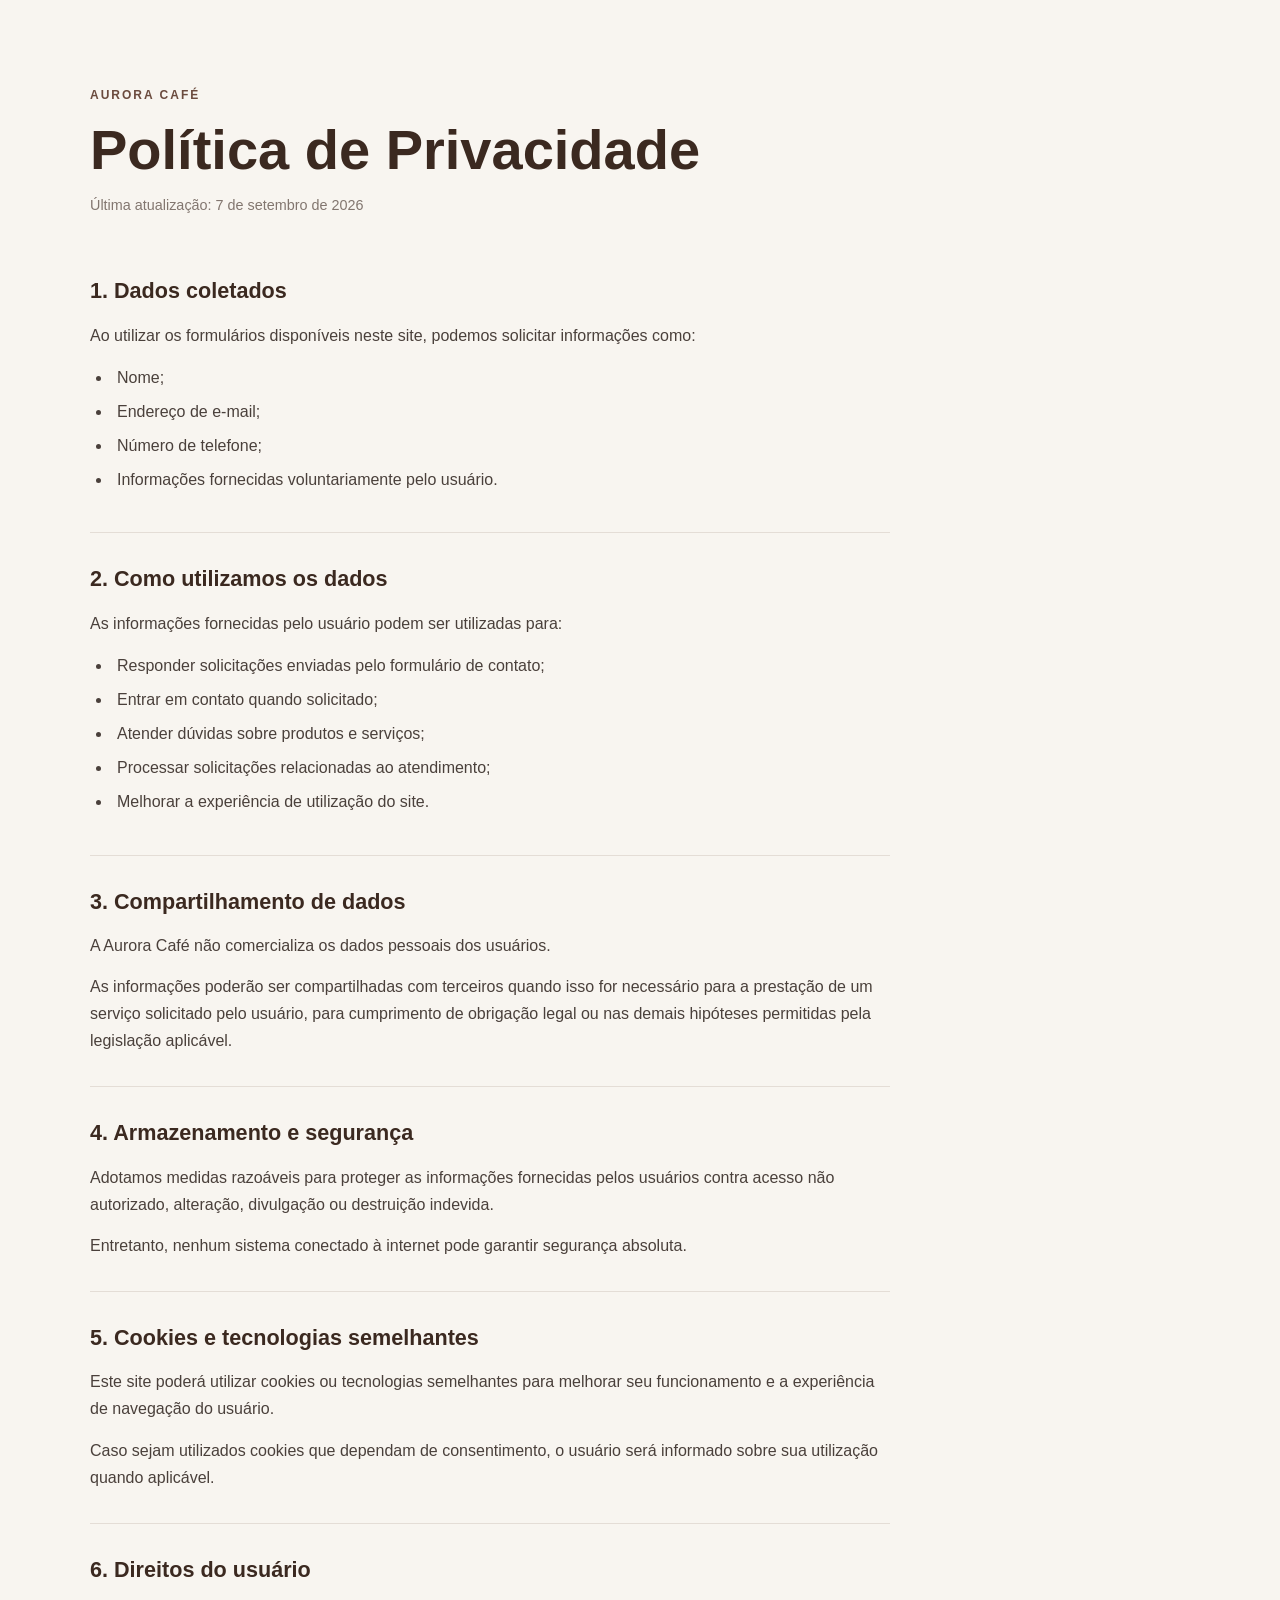
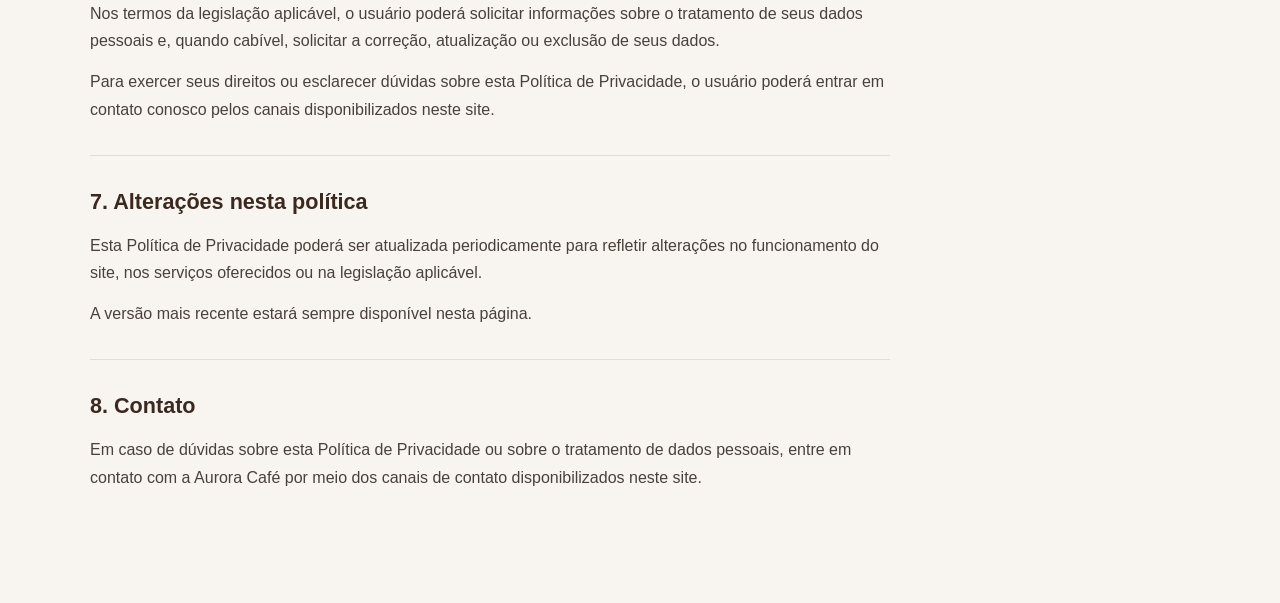
<file: Politicass-E-termos/html/Politicas.html>
<!DOCTYPE html>
<html lang="pt-BR">

<head>
    <meta charset="UTF-8">
    <meta name="viewport" content="width=device-width, initial-scale=1.0">

    <title>Política de Privacidade | Aurora Café</title>

    <link rel="stylesheet" href="../css/politica.css">
</head>

<body>

    

    <main>

        <section class="politica">
            <div class="container">

                <header class="politica-header">
                    <span class="categoria">AURORA CAFÉ</span>

                    <h1>Política de Privacidade</h1>

                    <p class="atualizacao">
                        Última atualização: 7 de setembro de 2026
                    </p>
                </header>

                <div class="politica-conteudo">

                    <section class="politica-secao">
                        <h2>1. Dados coletados</h2>

                        <p>
                            Ao utilizar os formulários disponíveis neste site,
                            podemos solicitar informações como:
                        </p>

                        <ul>
                            <li>Nome;</li>
                            <li>Endereço de e-mail;</li>
                            <li>Número de telefone;</li>
                            <li>Informações fornecidas voluntariamente pelo usuário.</li>
                        </ul>
                    </section>

                    <section class="politica-secao">
                        <h2>2. Como utilizamos os dados</h2>

                        <p>
                            As informações fornecidas pelo usuário podem ser
                            utilizadas para:
                        </p>

                        <ul>
                            <li>Responder solicitações enviadas pelo formulário de contato;</li>
                            <li>Entrar em contato quando solicitado;</li>
                            <li>Atender dúvidas sobre produtos e serviços;</li>
                            <li>Processar solicitações relacionadas ao atendimento;</li>
                            <li>Melhorar a experiência de utilização do site.</li>
                        </ul>
                    </section>

                    <section class="politica-secao">
                        <h2>3. Compartilhamento de dados</h2>

                        <p>
                            A Aurora Café não comercializa os dados pessoais
                            dos usuários.
                        </p>

                        <p>
                            As informações poderão ser compartilhadas com
                            terceiros quando isso for necessário para a
                            prestação de um serviço solicitado pelo usuário,
                            para cumprimento de obrigação legal ou nas demais
                            hipóteses permitidas pela legislação aplicável.
                        </p>
                    </section>

                    <section class="politica-secao">
                        <h2>4. Armazenamento e segurança</h2>

                        <p>
                            Adotamos medidas razoáveis para proteger as
                            informações fornecidas pelos usuários contra
                            acesso não autorizado, alteração, divulgação ou
                            destruição indevida.
                        </p>

                        <p>
                            Entretanto, nenhum sistema conectado à internet
                            pode garantir segurança absoluta.
                        </p>
                    </section>

                    <section class="politica-secao">
                        <h2>5. Cookies e tecnologias semelhantes</h2>

                        <p>
                            Este site poderá utilizar cookies ou tecnologias
                            semelhantes para melhorar seu funcionamento e a
                            experiência de navegação do usuário.
                        </p>

                        <p>
                            Caso sejam utilizados cookies que dependam de
                            consentimento, o usuário será informado sobre sua
                            utilização quando aplicável.
                        </p>
                    </section>

                    <section class="politica-secao">
                        <h2>6. Direitos do usuário</h2>

                        <p>
                            Nos termos da legislação aplicável, o usuário poderá
                            solicitar informações sobre o tratamento de seus
                            dados pessoais e, quando cabível, solicitar a
                            correção, atualização ou exclusão de seus dados.
                        </p>

                        <p>
                            Para exercer seus direitos ou esclarecer dúvidas
                            sobre esta Política de Privacidade, o usuário
                            poderá entrar em contato conosco pelos canais
                            disponibilizados neste site.
                        </p>
                    </section>

                    <section class="politica-secao">
                        <h2>7. Alterações nesta política</h2>

                        <p>
                            Esta Política de Privacidade poderá ser atualizada
                            periodicamente para refletir alterações no
                            funcionamento do site, nos serviços oferecidos ou
                            na legislação aplicável.
                        </p>

                        <p>
                            A versão mais recente estará sempre disponível
                            nesta página.
                        </p>
                    </section>

                    <section class="politica-secao">
                        <h2>8. Contato</h2>

                        <p>
                            Em caso de dúvidas sobre esta Política de
                            Privacidade ou sobre o tratamento de dados pessoais,
                            entre em contato com a Aurora Café por meio dos
                            canais de contato disponibilizados neste site.
                        </p>
                    </section>

                </div>

            </div>
        </section>

    </main>

</body>

</html>
</file>
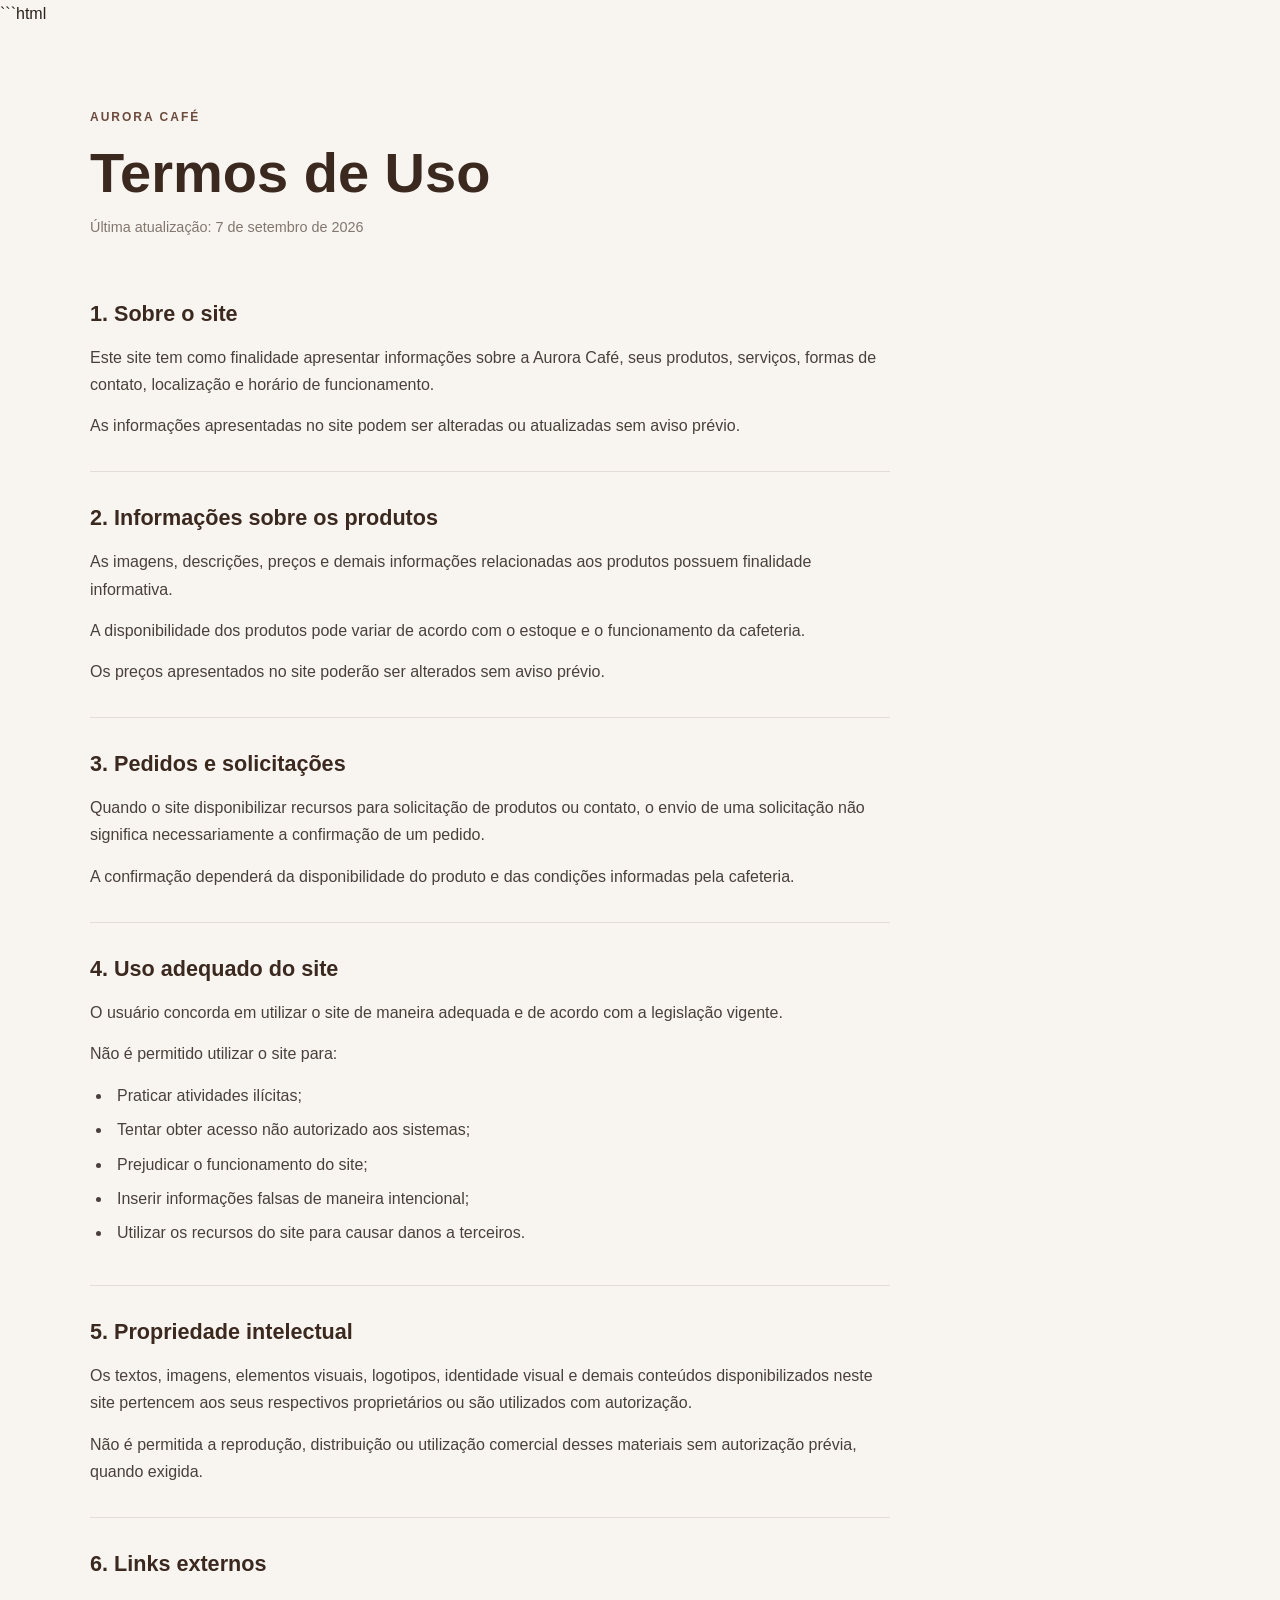
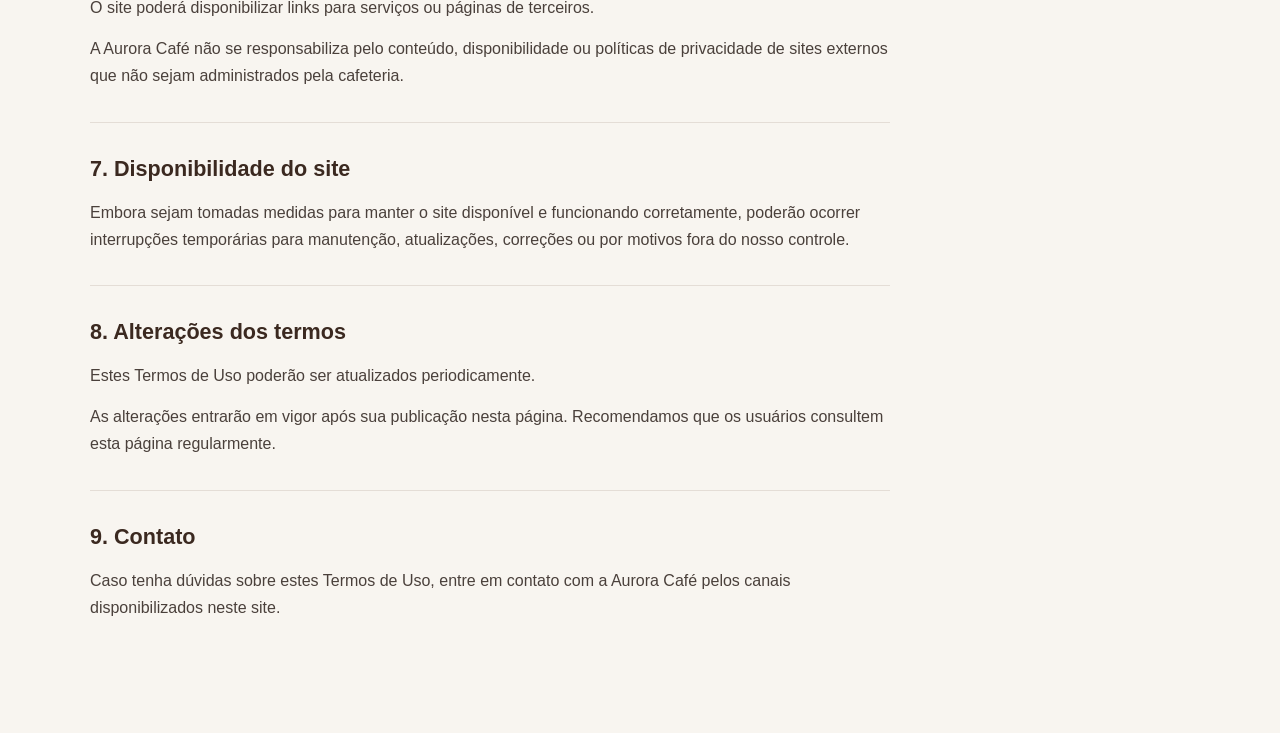
<file: Politicass-E-termos/html/Termos.html>
```html
<!DOCTYPE html>
<html lang="pt-BR">

<head>
    <meta charset="UTF-8">
    <meta name="viewport" content="width=device-width, initial-scale=1.0">

    <title>Termos de Uso | Aurora Café</title>

    <link rel="stylesheet" href="../css/Termos.css">
</head>

<body>

    </header>

    <main>

        <section class="politica">
            <div class="container">

                <header class="politica-header">

                    <span class="categoria">
                        AURORA CAFÉ
                    </span>

                    <h1>Termos de Uso</h1>

                    <p class="atualizacao">
                        Última atualização: 7 de setembro de 2026
                    </p>

                </header>

                <div class="politica-conteudo">

                    <section class="politica-secao">

                        <h2>1. Sobre o site</h2>

                        <p>
                            Este site tem como finalidade apresentar informações
                            sobre a Aurora Café, seus produtos, serviços,
                            formas de contato, localização e horário de
                            funcionamento.
                        </p>

                        <p>
                            As informações apresentadas no site podem ser
                            alteradas ou atualizadas sem aviso prévio.
                        </p>

                    </section>


                    <section class="politica-secao">

                        <h2>2. Informações sobre os produtos</h2>

                        <p>
                            As imagens, descrições, preços e demais informações
                            relacionadas aos produtos possuem finalidade
                            informativa.
                        </p>

                        <p>
                            A disponibilidade dos produtos pode variar de
                            acordo com o estoque e o funcionamento da
                            cafeteria.
                        </p>

                        <p>
                            Os preços apresentados no site poderão ser
                            alterados sem aviso prévio.
                        </p>

                    </section>


                    <section class="politica-secao">

                        <h2>3. Pedidos e solicitações</h2>

                        <p>
                            Quando o site disponibilizar recursos para
                            solicitação de produtos ou contato, o envio de uma
                            solicitação não significa necessariamente a
                            confirmação de um pedido.
                        </p>

                        <p>
                            A confirmação dependerá da disponibilidade do
                            produto e das condições informadas pela cafeteria.
                        </p>

                    </section>


                    <section class="politica-secao">

                        <h2>4. Uso adequado do site</h2>

                        <p>
                            O usuário concorda em utilizar o site de maneira
                            adequada e de acordo com a legislação vigente.
                        </p>

                        <p>
                            Não é permitido utilizar o site para:
                        </p>

                        <ul>
                            <li>
                                Praticar atividades ilícitas;
                            </li>

                            <li>
                                Tentar obter acesso não autorizado aos sistemas;
                            </li>

                            <li>
                                Prejudicar o funcionamento do site;
                            </li>

                            <li>
                                Inserir informações falsas de maneira
                                intencional;
                            </li>

                            <li>
                                Utilizar os recursos do site para causar danos
                                a terceiros.
                            </li>
                        </ul>

                    </section>


                    <section class="politica-secao">

                        <h2>5. Propriedade intelectual</h2>

                        <p>
                            Os textos, imagens, elementos visuais, logotipos,
                            identidade visual e demais conteúdos disponibilizados
                            neste site pertencem aos seus respectivos
                            proprietários ou são utilizados com autorização.
                        </p>

                        <p>
                            Não é permitida a reprodução, distribuição ou
                            utilização comercial desses materiais sem
                            autorização prévia, quando exigida.
                        </p>

                    </section>


                    <section class="politica-secao">

                        <h2>6. Links externos</h2>

                        <p>
                            O site poderá disponibilizar links para serviços
                            ou páginas de terceiros.
                        </p>

                        <p>
                            A Aurora Café não se responsabiliza pelo conteúdo,
                            disponibilidade ou políticas de privacidade de
                            sites externos que não sejam administrados pela
                            cafeteria.
                        </p>

                    </section>


                    <section class="politica-secao">

                        <h2>7. Disponibilidade do site</h2>

                        <p>
                            Embora sejam tomadas medidas para manter o site
                            disponível e funcionando corretamente, poderão
                            ocorrer interrupções temporárias para manutenção,
                            atualizações, correções ou por motivos fora do
                            nosso controle.
                        </p>

                    </section>


                    <section class="politica-secao">

                        <h2>8. Alterações dos termos</h2>

                        <p>
                            Estes Termos de Uso poderão ser atualizados
                            periodicamente.
                        </p>

                        <p>
                            As alterações entrarão em vigor após sua publicação
                            nesta página. Recomendamos que os usuários
                            consultem esta página regularmente.
                        </p>

                    </section>


                    <section class="politica-secao">

                        <h2>9. Contato</h2>

                        <p>
                            Caso tenha dúvidas sobre estes Termos de Uso,
                            entre em contato com a Aurora Café pelos canais
                            disponibilizados neste site.
                        </p>

                    </section>

                </div>

            </div>
        </section>

    </main>



</body>

</html>
</file>
<file: Politicass-E-termos/css/politica.css>
@import url(../../css/global.css);


html {
    scroll-behavior: smooth;
}

body {
    font-family: Arial, Helvetica, sans-serif;
    background-color: #f8f5f0;
    color: #2b211b;
    line-height: 1.7;
}



:root {
    --marrom: #3b2920;
    --marrom-claro: #6b4b3e;
    --creme: #f8f5f0;
    --branco: #ffffff;
    --texto: #4a403b;
    --borda: #e4ddd6;
}




.container {
    width: min(1100px, 90%);
    margin: 0 auto;
}





.politica {
    padding: 80px 0;
}




.politica-header {
    max-width: 800px;
    margin-bottom: 60px;
}

.categoria {
    display: inline-block;
    margin-bottom: 14px;

    color: var(--marrom-claro);
    font-size: 0.75rem;
    font-weight: 700;
    letter-spacing: 2px;
}

.politica-header h1 {
    margin-bottom: 12px;

    color: var(--marrom);
    font-size: clamp(2rem, 5vw, 3.5rem);
    line-height: 1.1;
}

.atualizacao {
    color: #82766f;
    font-size: 0.9rem;
}




.politica-conteudo {
    max-width: 800px;
}

.politica-secao {
    padding: 32px 0;
    border-top: 1px solid var(--borda);
}

.politica-secao:first-child {
    border-top: none;
    padding-top: 0;
}

.politica-secao h2 {
    margin-bottom: 16px;

    color: var(--marrom);
    font-size: 1.35rem;
    line-height: 1.3;
}

.politica-secao p {
    margin-bottom: 14px;

    color: var(--texto);
    font-size: 1rem;
}

.politica-secao p:last-child {
    margin-bottom: 0;
}




.politica-secao ul {
    margin: 15px 0 0 22px;
}

.politica-secao li {
    margin-bottom: 7px;
    padding-left: 5px;

    color: var(--texto);
}


@media (max-width: 768px) {

    .cabecalho {
        padding: 16px 0;
    }

    .cabecalho .container {
        flex-direction: column;
        align-items: flex-start;
    }

    .politica {
        padding: 55px 0;
    }

    .politica-header {
        margin-bottom: 40px;
    }

    .politica-secao {
        padding: 26px 0;
    }

    .rodape .container {
        flex-direction: column;
        align-items: flex-start;
    }

    .links-legais {
        flex-direction: column;
        gap: 8px;
    }
}
</file>
<file: Politicass-E-termos/css/Termos.css>
@import url(./politica.css);
</file>
